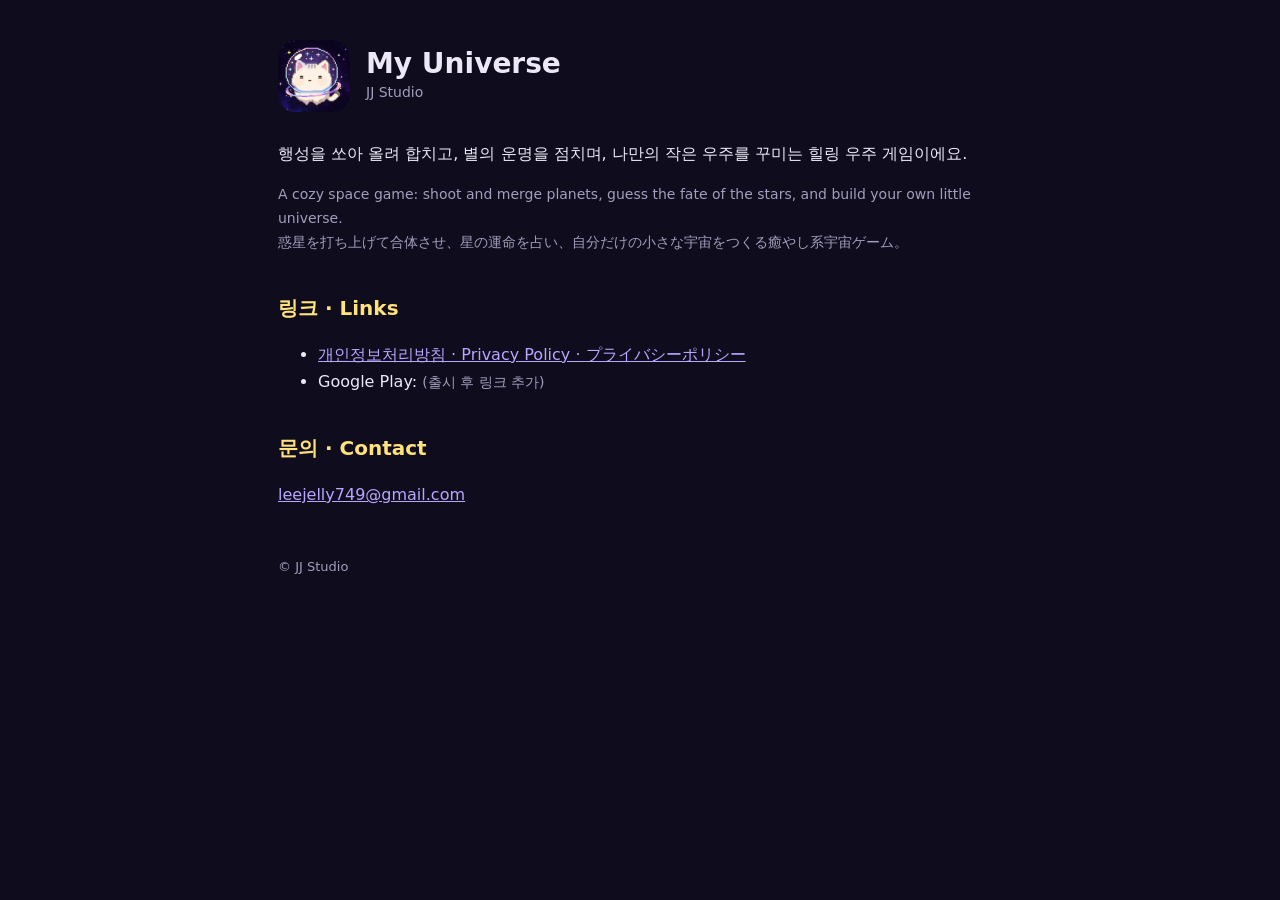
<file: index.html>
<!doctype html>
<html lang="ko">
<head>
<meta charset="utf-8">
<meta name="viewport" content="width=device-width,initial-scale=1">
<title>My Universe — JJ Studio</title>
<link rel="stylesheet" href="style.css">
</head>
<body>
<div class="wrap">
  <header>
    <img src="icon.png" alt="My Universe 아이콘">
    <div>
      <h1>My Universe</h1>
      <div class="muted">JJ Studio</div>
    </div>
  </header>

  <p>행성을 쏘아 올려 합치고, 별의 운명을 점치며, 나만의 작은 우주를 꾸미는 힐링 우주 게임이에요.</p>
  <p class="muted">A cozy space game: shoot and merge planets, guess the fate of the stars, and build your own little universe.<br>
  惑星を打ち上げて合体させ、星の運命を占い、自分だけの小さな宇宙をつくる癒やし系宇宙ゲーム。</p>

  <h2>링크 · Links</h2>
  <ul>
    <li><a href="privacy.html">개인정보처리방침 · Privacy Policy · プライバシーポリシー</a></li>
    <li>Google Play: <span class="muted">(출시 후 링크 추가)</span></li>
  </ul>

  <h2>문의 · Contact</h2>
  <p><a href="mailto:leejelly749@gmail.com">leejelly749@gmail.com</a></p>

  <footer>© JJ Studio</footer>
</div>
</body>
</html>
</file>
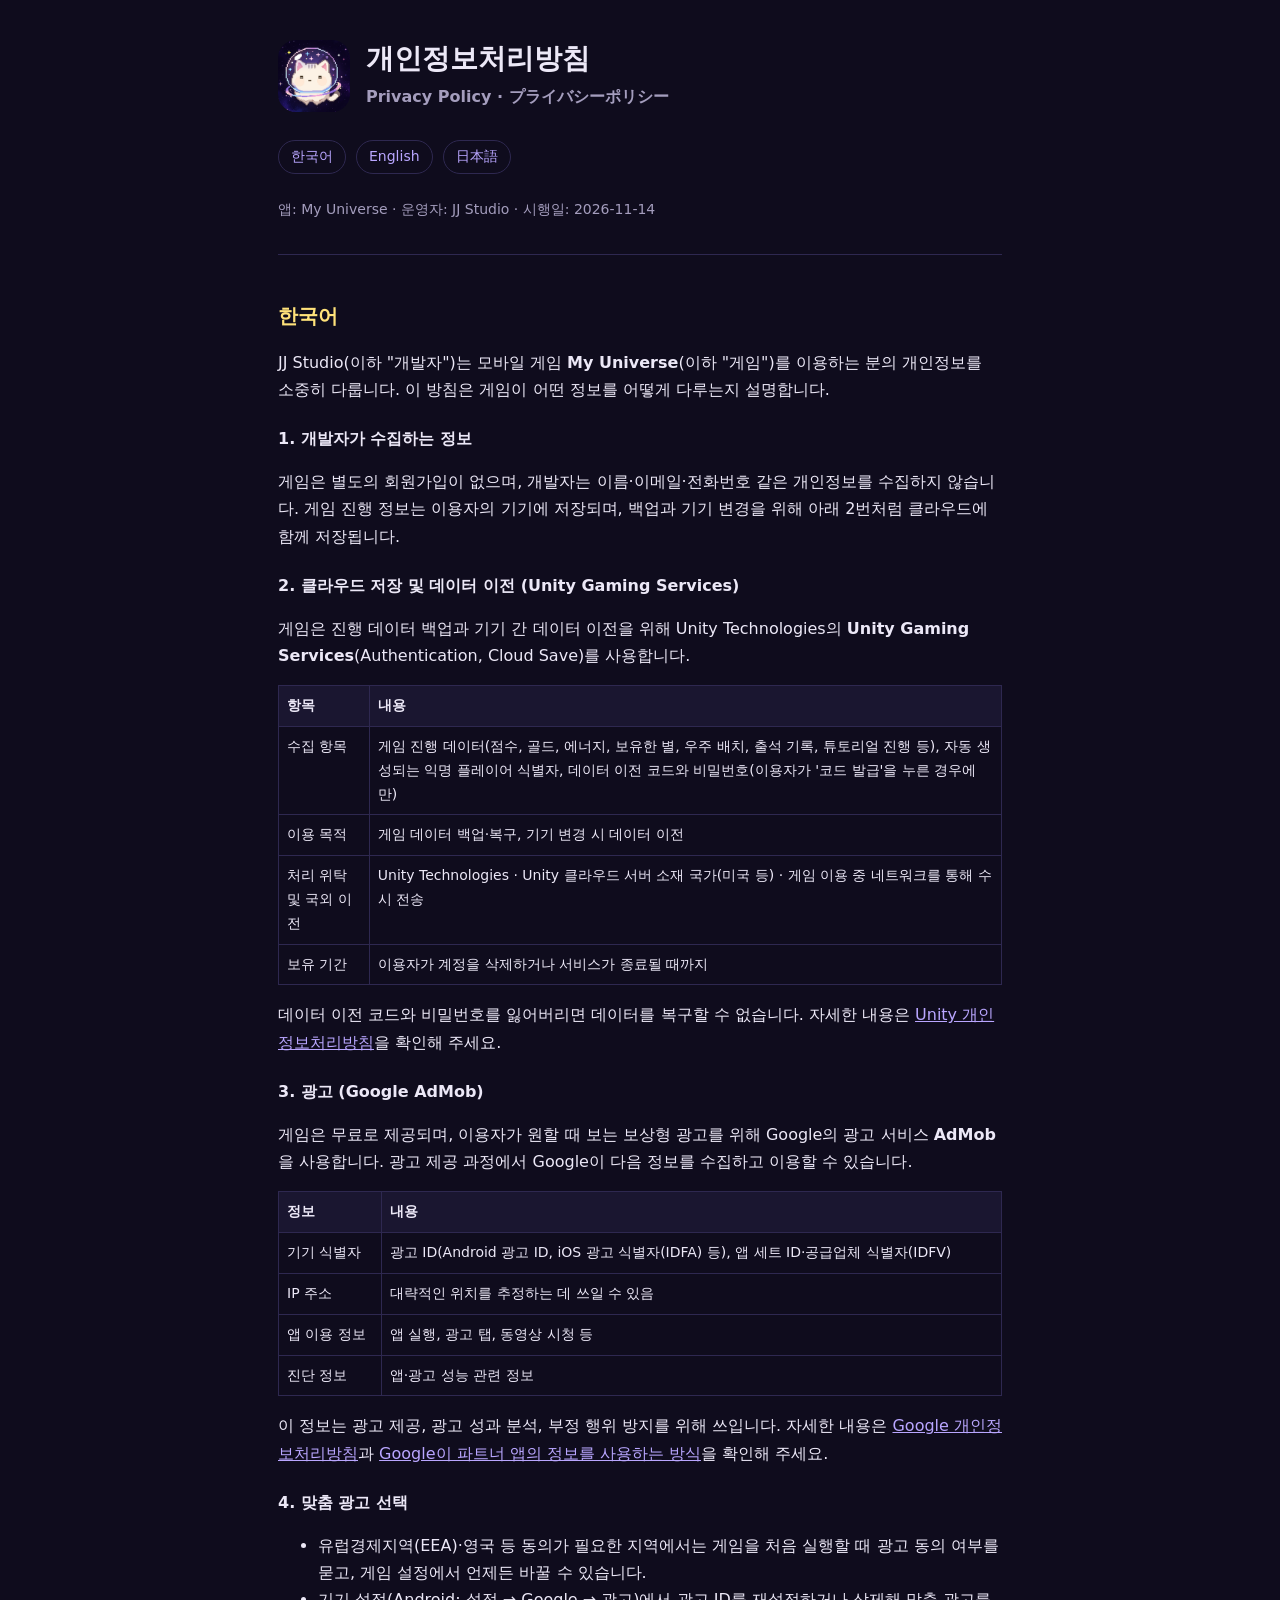
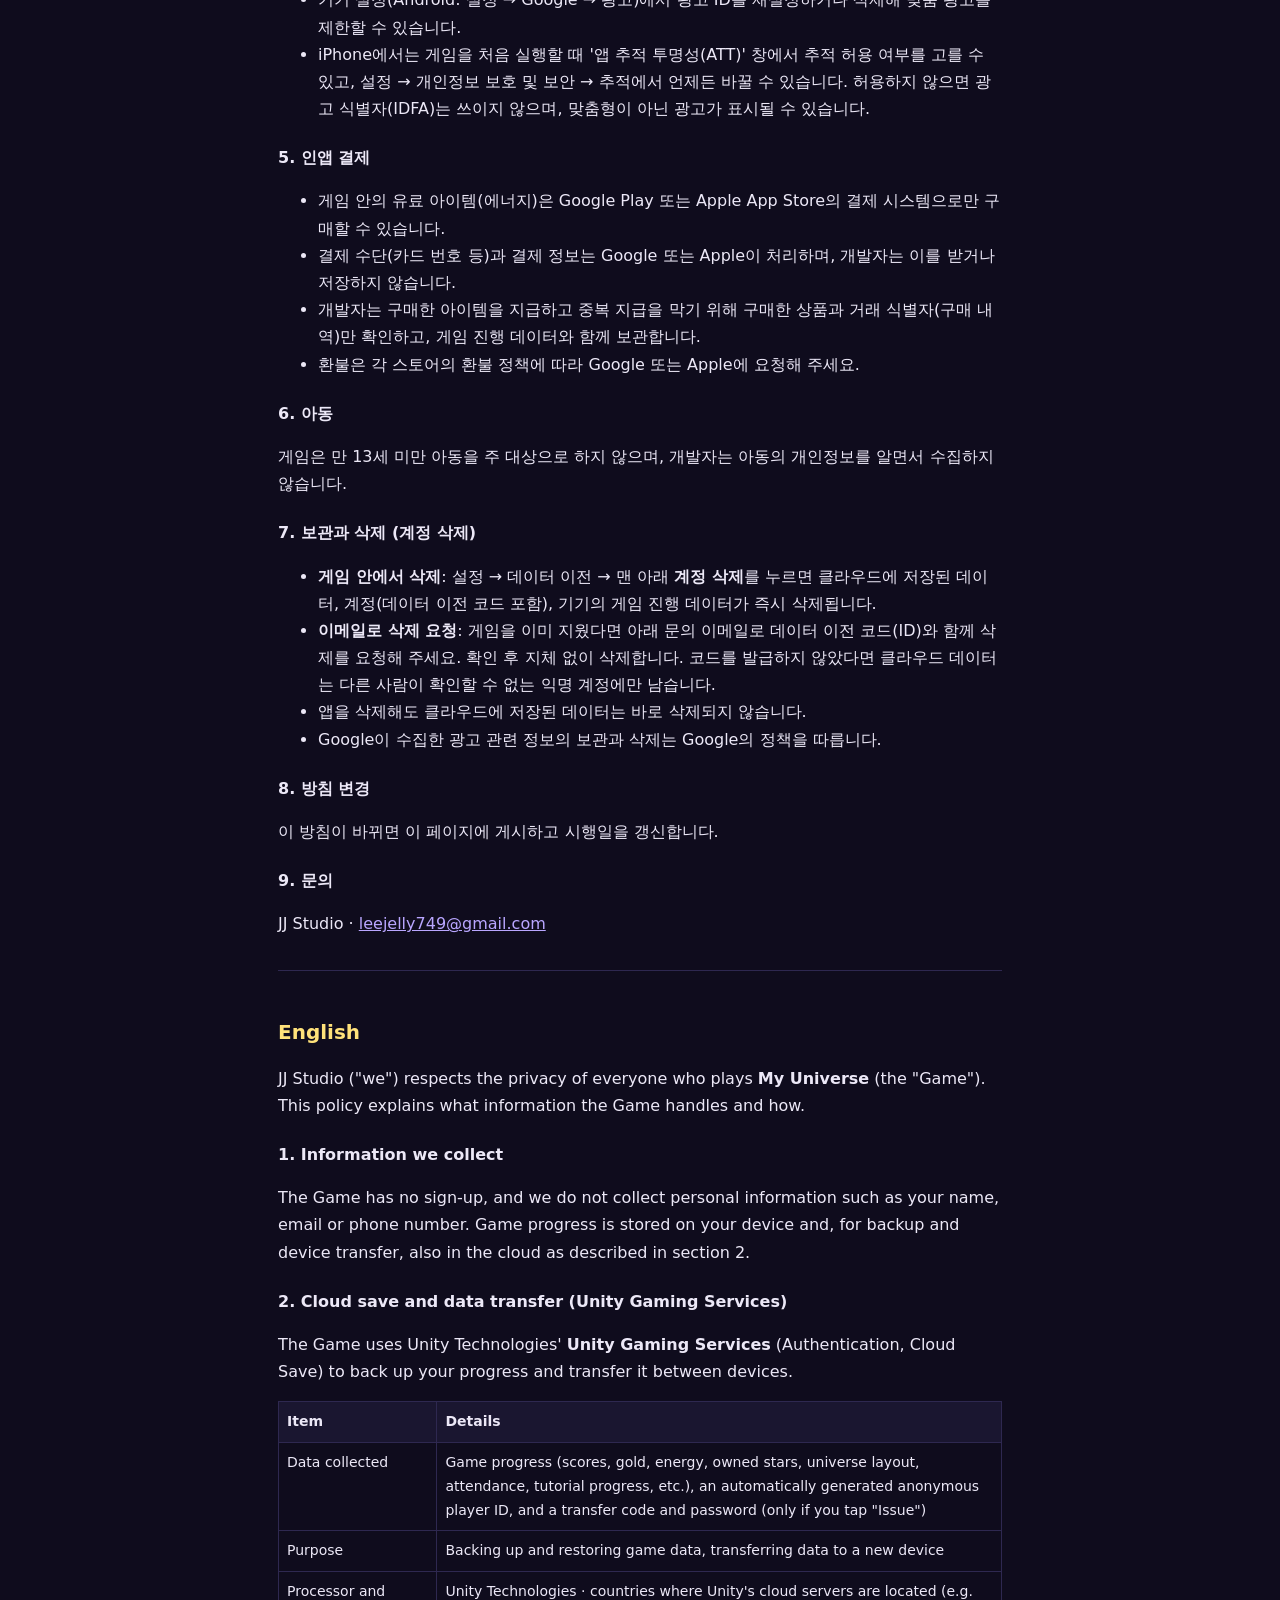
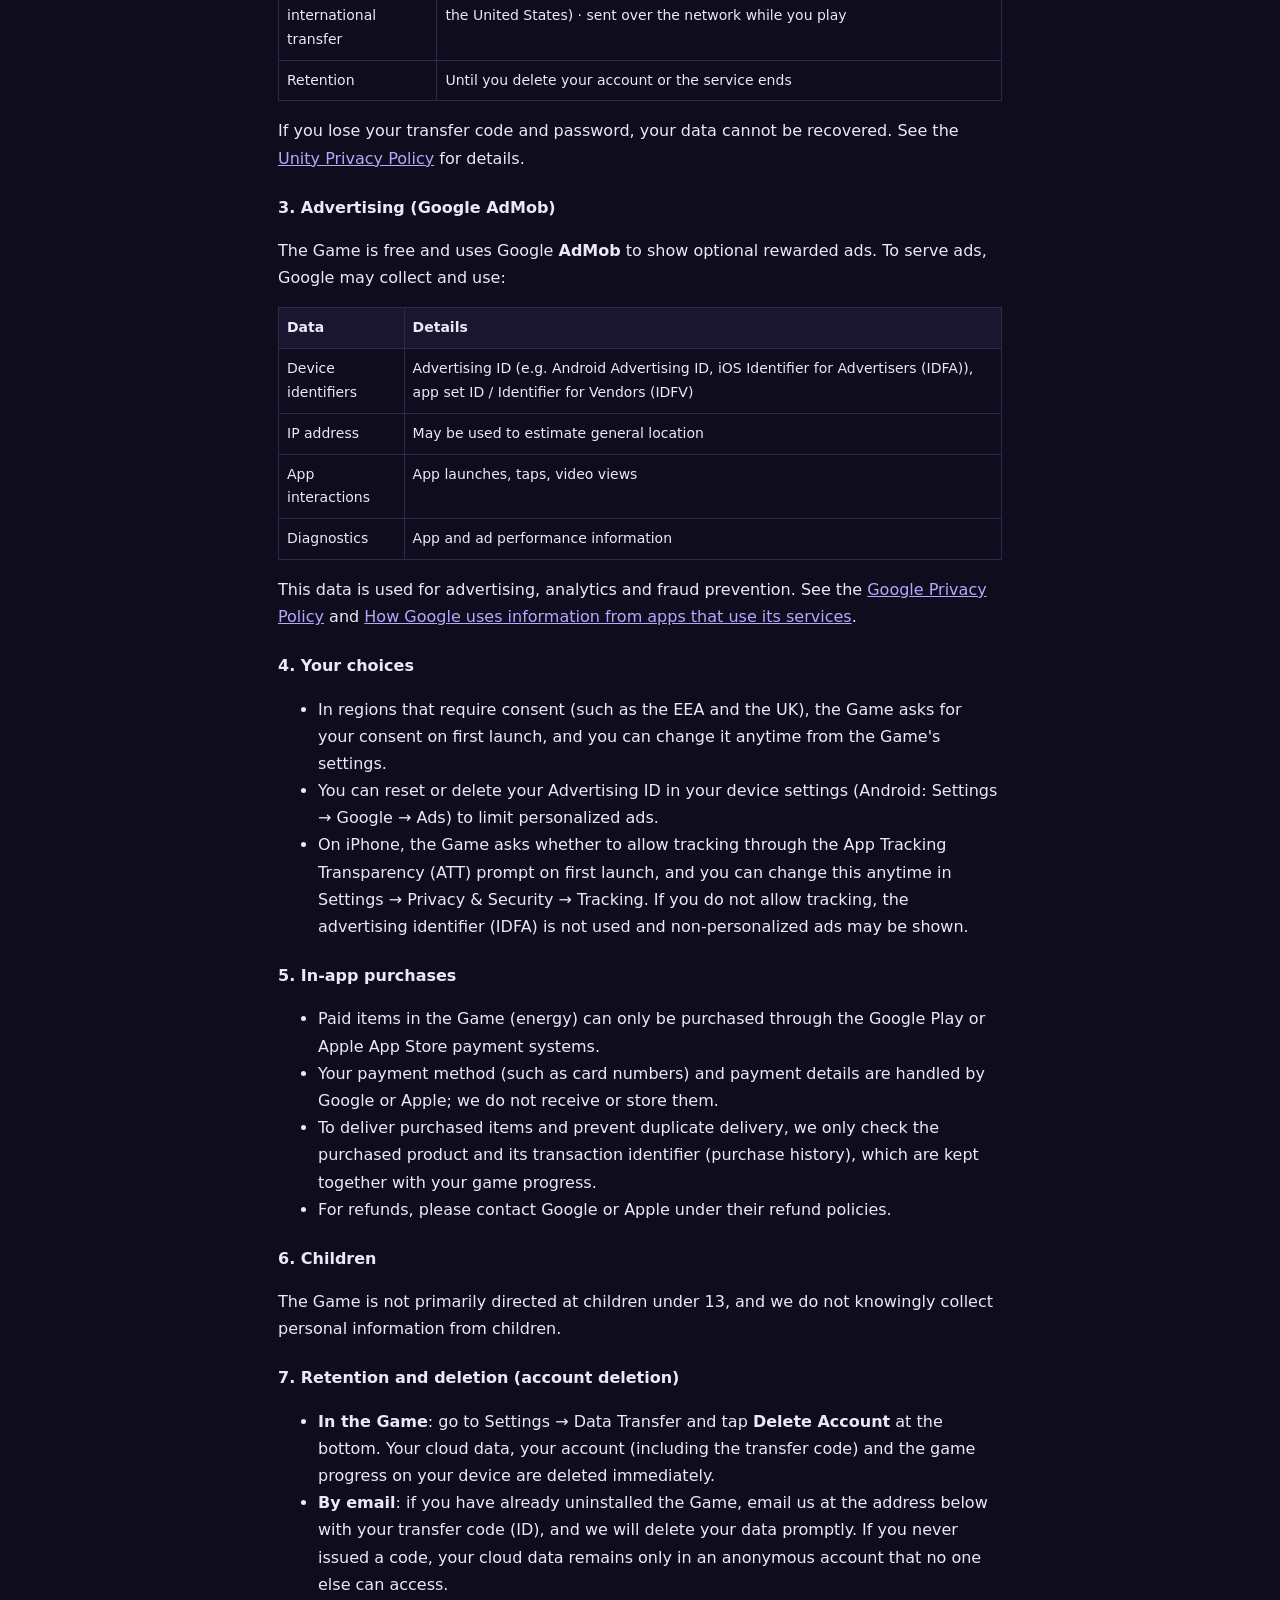
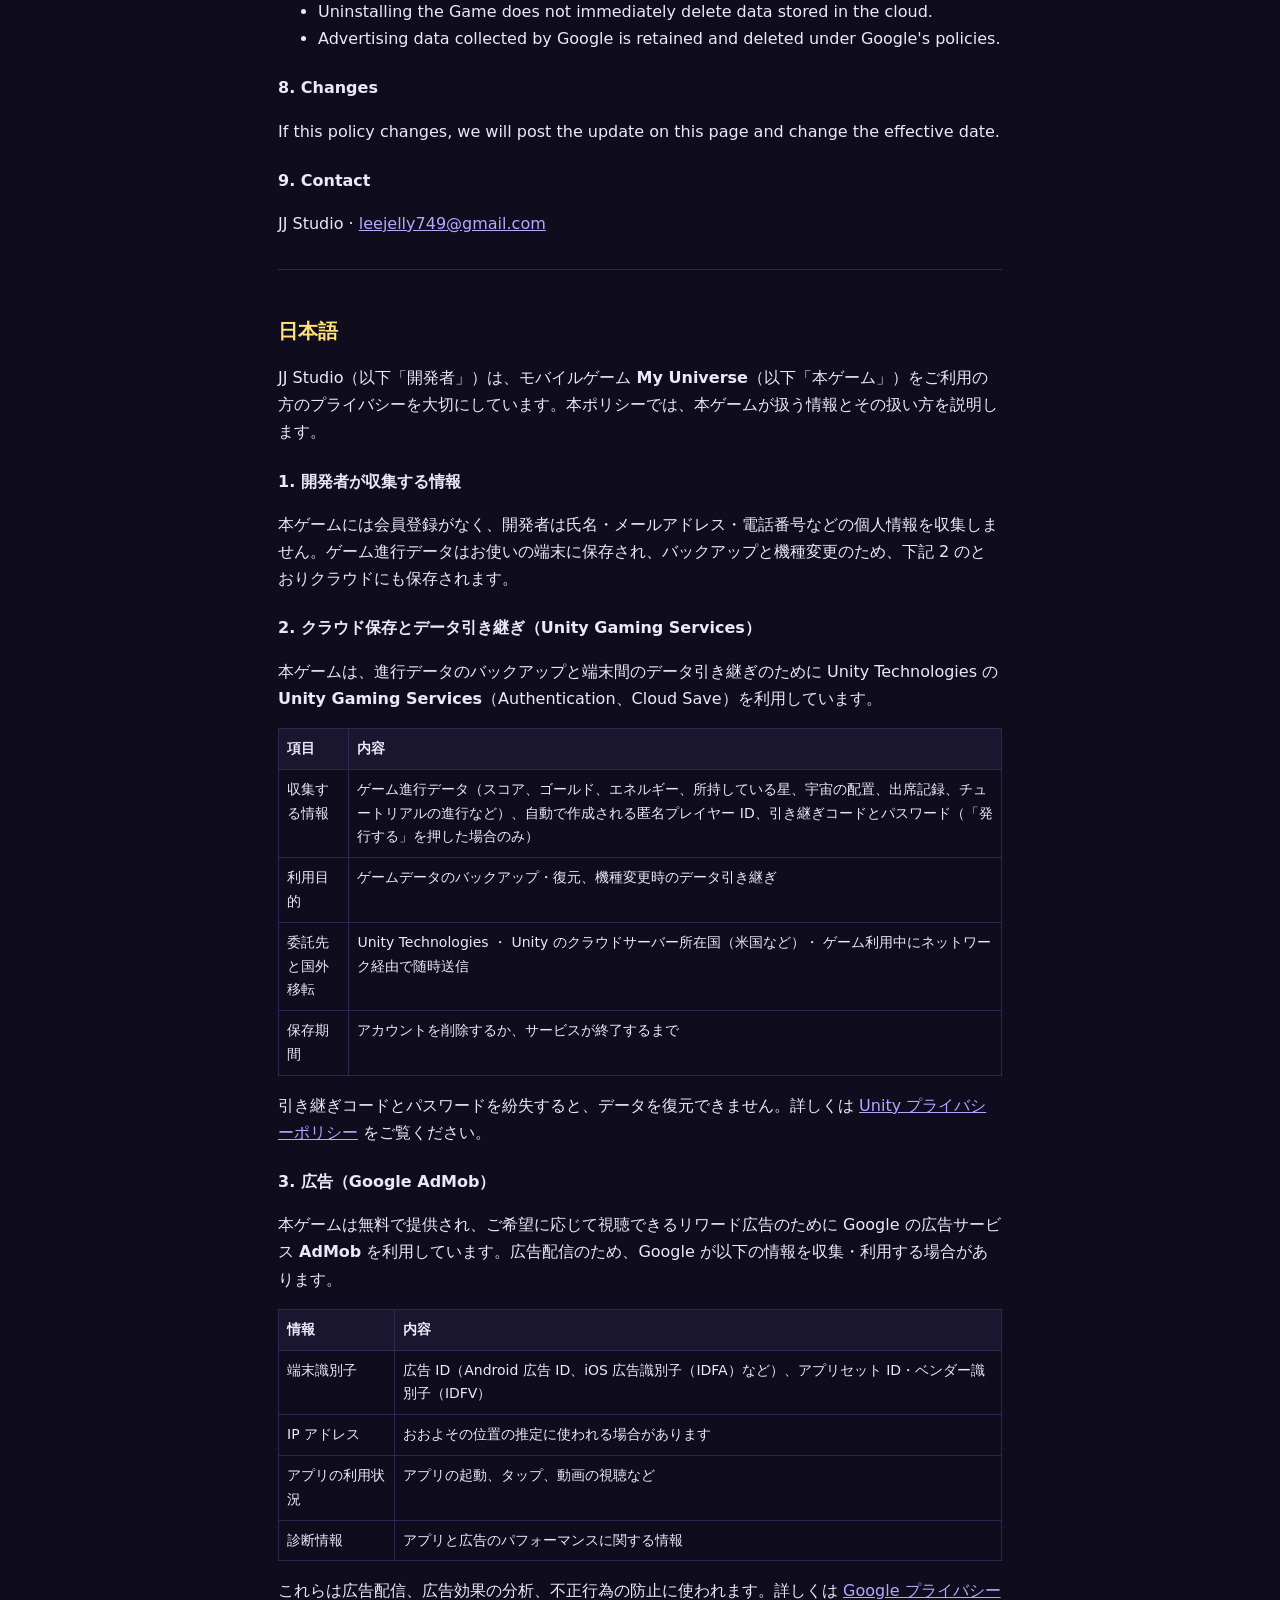
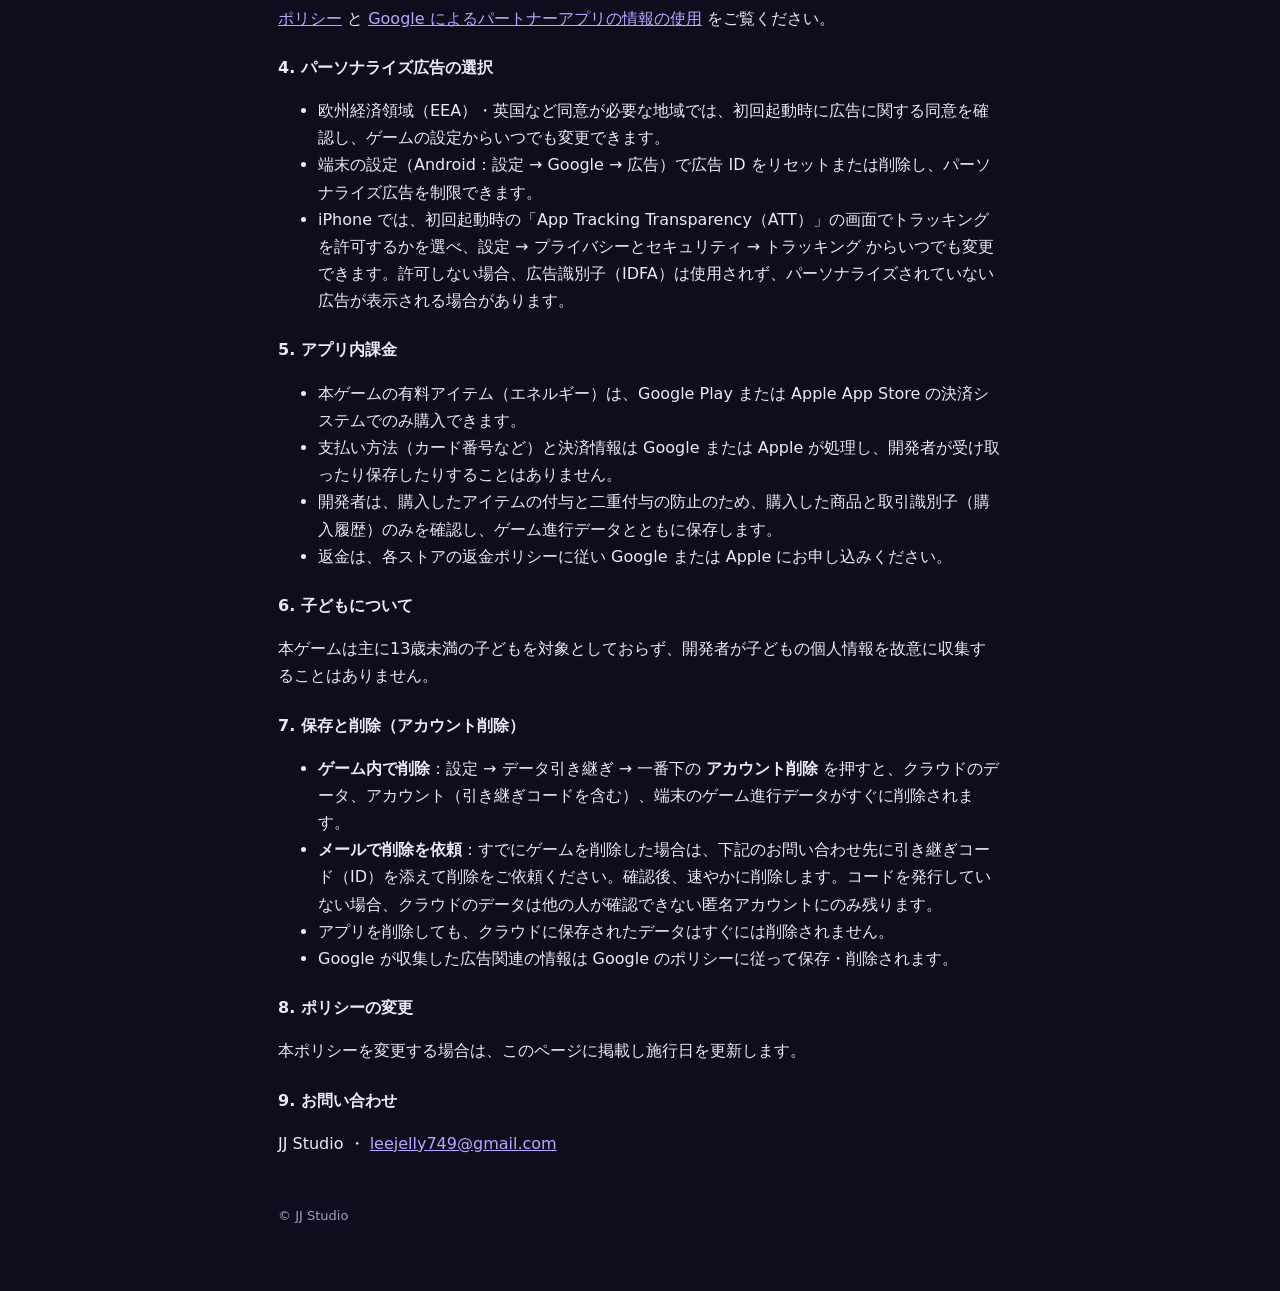
<file: privacy.html>
<!doctype html>
<html lang="ko">
<head>
<meta charset="utf-8">
<meta name="viewport" content="width=device-width,initial-scale=1">
<title>Privacy Policy — My Universe</title>
<link rel="stylesheet" href="style.css">
</head>
<body>
<div class="wrap">
  <header>
    <img src="icon.png" alt="">
    <div>
      <h1>개인정보처리방침<br><span class="muted" style="font-size:16px">Privacy Policy · プライバシーポリシー</span></h1>
    </div>
  </header>
  <nav class="lang"><a href="#ko">한국어</a><a href="#en">English</a><a href="#ja">日本語</a></nav>
  <p class="muted">앱: My Universe · 운영자: JJ Studio · 시행일: 2026-11-14</p>

  <!-- ===================================================== 한국어 -->
  <section class="lang" id="ko">
    <h2>한국어</h2>
    <p>JJ Studio(이하 "개발자")는 모바일 게임 <b>My Universe</b>(이하 "게임")를 이용하는 분의 개인정보를 소중히 다룹니다. 이 방침은 게임이 어떤 정보를 어떻게 다루는지 설명합니다.</p>

    <h3>1. 개발자가 수집하는 정보</h3>
    <p>게임은 별도의 회원가입이 없으며, 개발자는 이름·이메일·전화번호 같은 개인정보를 수집하지 않습니다. 게임 진행 정보는 이용자의 기기에 저장되며, 백업과 기기 변경을 위해 아래 2번처럼 클라우드에 함께 저장됩니다.</p>

    <h3>2. 클라우드 저장 및 데이터 이전 (Unity Gaming Services)</h3>
    <p>게임은 진행 데이터 백업과 기기 간 데이터 이전을 위해 Unity Technologies의 <b>Unity Gaming Services</b>(Authentication, Cloud Save)를 사용합니다.</p>
    <table>
      <tr><th>항목</th><th>내용</th></tr>
      <tr><td>수집 항목</td><td>게임 진행 데이터(점수, 골드, 에너지, 보유한 별, 우주 배치, 출석 기록, 튜토리얼 진행 등), 자동 생성되는 익명 플레이어 식별자, 데이터 이전 코드와 비밀번호(이용자가 '코드 발급'을 누른 경우에만)</td></tr>
      <tr><td>이용 목적</td><td>게임 데이터 백업·복구, 기기 변경 시 데이터 이전</td></tr>
      <tr><td>처리 위탁 및 국외 이전</td><td>Unity Technologies · Unity 클라우드 서버 소재 국가(미국 등) · 게임 이용 중 네트워크를 통해 수시 전송</td></tr>
      <tr><td>보유 기간</td><td>이용자가 계정을 삭제하거나 서비스가 종료될 때까지</td></tr>
    </table>
    <p>데이터 이전 코드와 비밀번호를 잃어버리면 데이터를 복구할 수 없습니다. 자세한 내용은 <a href="https://unity.com/legal/privacy-policy" target="_blank" rel="noopener">Unity 개인정보처리방침</a>을 확인해 주세요.</p>

    <h3>3. 광고 (Google AdMob)</h3>
    <p>게임은 무료로 제공되며, 이용자가 원할 때 보는 보상형 광고를 위해 Google의 광고 서비스 <b>AdMob</b>을 사용합니다. 광고 제공 과정에서 Google이 다음 정보를 수집하고 이용할 수 있습니다.</p>
    <table>
      <tr><th>정보</th><th>내용</th></tr>
      <tr><td>기기 식별자</td><td>광고 ID(Android 광고 ID, iOS 광고 식별자(IDFA) 등), 앱 세트 ID·공급업체 식별자(IDFV)</td></tr>
      <tr><td>IP 주소</td><td>대략적인 위치를 추정하는 데 쓰일 수 있음</td></tr>
      <tr><td>앱 이용 정보</td><td>앱 실행, 광고 탭, 동영상 시청 등</td></tr>
      <tr><td>진단 정보</td><td>앱·광고 성능 관련 정보</td></tr>
    </table>
    <p>이 정보는 광고 제공, 광고 성과 분석, 부정 행위 방지를 위해 쓰입니다. 자세한 내용은 <a href="https://policies.google.com/privacy" target="_blank" rel="noopener">Google 개인정보처리방침</a>과 <a href="https://policies.google.com/technologies/partner-sites" target="_blank" rel="noopener">Google이 파트너 앱의 정보를 사용하는 방식</a>을 확인해 주세요.</p>

    <h3>4. 맞춤 광고 선택</h3>
    <ul>
      <li>유럽경제지역(EEA)·영국 등 동의가 필요한 지역에서는 게임을 처음 실행할 때 광고 동의 여부를 묻고, 게임 설정에서 언제든 바꿀 수 있습니다.</li>
      <li>기기 설정(Android: 설정 → Google → 광고)에서 광고 ID를 재설정하거나 삭제해 맞춤 광고를 제한할 수 있습니다.</li>
      <li>iPhone에서는 게임을 처음 실행할 때 '앱 추적 투명성(ATT)' 창에서 추적 허용 여부를 고를 수 있고, 설정 → 개인정보 보호 및 보안 → 추적에서 언제든 바꿀 수 있습니다. 허용하지 않으면 광고 식별자(IDFA)는 쓰이지 않으며, 맞춤형이 아닌 광고가 표시될 수 있습니다.</li>
    </ul>

    <h3>5. 인앱 결제</h3>
    <ul>
      <li>게임 안의 유료 아이템(에너지)은 Google Play 또는 Apple App Store의 결제 시스템으로만 구매할 수 있습니다.</li>
      <li>결제 수단(카드 번호 등)과 결제 정보는 Google 또는 Apple이 처리하며, 개발자는 이를 받거나 저장하지 않습니다.</li>
      <li>개발자는 구매한 아이템을 지급하고 중복 지급을 막기 위해 구매한 상품과 거래 식별자(구매 내역)만 확인하고, 게임 진행 데이터와 함께 보관합니다.</li>
      <li>환불은 각 스토어의 환불 정책에 따라 Google 또는 Apple에 요청해 주세요.</li>
    </ul>

    <h3>6. 아동</h3>
    <p>게임은 만 13세 미만 아동을 주 대상으로 하지 않으며, 개발자는 아동의 개인정보를 알면서 수집하지 않습니다.</p>

    <h3 id="delete">7. 보관과 삭제 (계정 삭제)</h3>
    <ul>
      <li><b>게임 안에서 삭제</b>: 설정 → 데이터 이전 → 맨 아래 <b>계정 삭제</b>를 누르면 클라우드에 저장된 데이터, 계정(데이터 이전 코드 포함), 기기의 게임 진행 데이터가 즉시 삭제됩니다.</li>
      <li><b>이메일로 삭제 요청</b>: 게임을 이미 지웠다면 아래 문의 이메일로 데이터 이전 코드(ID)와 함께 삭제를 요청해 주세요. 확인 후 지체 없이 삭제합니다. 코드를 발급하지 않았다면 클라우드 데이터는 다른 사람이 확인할 수 없는 익명 계정에만 남습니다.</li>
      <li>앱을 삭제해도 클라우드에 저장된 데이터는 바로 삭제되지 않습니다.</li>
      <li>Google이 수집한 광고 관련 정보의 보관과 삭제는 Google의 정책을 따릅니다.</li>
    </ul>

    <h3>8. 방침 변경</h3>
    <p>이 방침이 바뀌면 이 페이지에 게시하고 시행일을 갱신합니다.</p>

    <h3>9. 문의</h3>
    <p>JJ Studio · <a href="mailto:leejelly749@gmail.com">leejelly749@gmail.com</a></p>
  </section>

  <!-- ===================================================== English -->
  <section class="lang" id="en">
    <h2>English</h2>
    <p>JJ Studio ("we") respects the privacy of everyone who plays <b>My Universe</b> (the "Game"). This policy explains what information the Game handles and how.</p>

    <h3>1. Information we collect</h3>
    <p>The Game has no sign-up, and we do not collect personal information such as your name, email or phone number. Game progress is stored on your device and, for backup and device transfer, also in the cloud as described in section 2.</p>

    <h3>2. Cloud save and data transfer (Unity Gaming Services)</h3>
    <p>The Game uses Unity Technologies' <b>Unity Gaming Services</b> (Authentication, Cloud Save) to back up your progress and transfer it between devices.</p>
    <table>
      <tr><th>Item</th><th>Details</th></tr>
      <tr><td>Data collected</td><td>Game progress (scores, gold, energy, owned stars, universe layout, attendance, tutorial progress, etc.), an automatically generated anonymous player ID, and a transfer code and password (only if you tap "Issue")</td></tr>
      <tr><td>Purpose</td><td>Backing up and restoring game data, transferring data to a new device</td></tr>
      <tr><td>Processor and international transfer</td><td>Unity Technologies · countries where Unity's cloud servers are located (e.g. the United States) · sent over the network while you play</td></tr>
      <tr><td>Retention</td><td>Until you delete your account or the service ends</td></tr>
    </table>
    <p>If you lose your transfer code and password, your data cannot be recovered. See the <a href="https://unity.com/legal/privacy-policy" target="_blank" rel="noopener">Unity Privacy Policy</a> for details.</p>

    <h3>3. Advertising (Google AdMob)</h3>
    <p>The Game is free and uses Google <b>AdMob</b> to show optional rewarded ads. To serve ads, Google may collect and use:</p>
    <table>
      <tr><th>Data</th><th>Details</th></tr>
      <tr><td>Device identifiers</td><td>Advertising ID (e.g. Android Advertising ID, iOS Identifier for Advertisers (IDFA)), app set ID / Identifier for Vendors (IDFV)</td></tr>
      <tr><td>IP address</td><td>May be used to estimate general location</td></tr>
      <tr><td>App interactions</td><td>App launches, taps, video views</td></tr>
      <tr><td>Diagnostics</td><td>App and ad performance information</td></tr>
    </table>
    <p>This data is used for advertising, analytics and fraud prevention. See the <a href="https://policies.google.com/privacy" target="_blank" rel="noopener">Google Privacy Policy</a> and <a href="https://policies.google.com/technologies/partner-sites" target="_blank" rel="noopener">How Google uses information from apps that use its services</a>.</p>

    <h3>4. Your choices</h3>
    <ul>
      <li>In regions that require consent (such as the EEA and the UK), the Game asks for your consent on first launch, and you can change it anytime from the Game's settings.</li>
      <li>You can reset or delete your Advertising ID in your device settings (Android: Settings → Google → Ads) to limit personalized ads.</li>
      <li>On iPhone, the Game asks whether to allow tracking through the App Tracking Transparency (ATT) prompt on first launch, and you can change this anytime in Settings → Privacy &amp; Security → Tracking. If you do not allow tracking, the advertising identifier (IDFA) is not used and non-personalized ads may be shown.</li>
    </ul>

    <h3>5. In-app purchases</h3>
    <ul>
      <li>Paid items in the Game (energy) can only be purchased through the Google Play or Apple App Store payment systems.</li>
      <li>Your payment method (such as card numbers) and payment details are handled by Google or Apple; we do not receive or store them.</li>
      <li>To deliver purchased items and prevent duplicate delivery, we only check the purchased product and its transaction identifier (purchase history), which are kept together with your game progress.</li>
      <li>For refunds, please contact Google or Apple under their refund policies.</li>
    </ul>

    <h3>6. Children</h3>
    <p>The Game is not primarily directed at children under 13, and we do not knowingly collect personal information from children.</p>

    <h3 id="delete-en">7. Retention and deletion (account deletion)</h3>
    <ul>
      <li><b>In the Game</b>: go to Settings → Data Transfer and tap <b>Delete Account</b> at the bottom. Your cloud data, your account (including the transfer code) and the game progress on your device are deleted immediately.</li>
      <li><b>By email</b>: if you have already uninstalled the Game, email us at the address below with your transfer code (ID), and we will delete your data promptly. If you never issued a code, your cloud data remains only in an anonymous account that no one else can access.</li>
      <li>Uninstalling the Game does not immediately delete data stored in the cloud.</li>
      <li>Advertising data collected by Google is retained and deleted under Google's policies.</li>
    </ul>

    <h3>8. Changes</h3>
    <p>If this policy changes, we will post the update on this page and change the effective date.</p>

    <h3>9. Contact</h3>
    <p>JJ Studio · <a href="mailto:leejelly749@gmail.com">leejelly749@gmail.com</a></p>
  </section>

  <!-- ===================================================== 日本語 -->
  <section class="lang" id="ja">
    <h2>日本語</h2>
    <p>JJ Studio（以下「開発者」）は、モバイルゲーム <b>My Universe</b>（以下「本ゲーム」）をご利用の方のプライバシーを大切にしています。本ポリシーでは、本ゲームが扱う情報とその扱い方を説明します。</p>

    <h3>1. 開発者が収集する情報</h3>
    <p>本ゲームには会員登録がなく、開発者は氏名・メールアドレス・電話番号などの個人情報を収集しません。ゲーム進行データはお使いの端末に保存され、バックアップと機種変更のため、下記 2 のとおりクラウドにも保存されます。</p>

    <h3>2. クラウド保存とデータ引き継ぎ（Unity Gaming Services）</h3>
    <p>本ゲームは、進行データのバックアップと端末間のデータ引き継ぎのために Unity Technologies の <b>Unity Gaming Services</b>（Authentication、Cloud Save）を利用しています。</p>
    <table>
      <tr><th>項目</th><th>内容</th></tr>
      <tr><td>収集する情報</td><td>ゲーム進行データ（スコア、ゴールド、エネルギー、所持している星、宇宙の配置、出席記録、チュートリアルの進行など）、自動で作成される匿名プレイヤー ID、引き継ぎコードとパスワード（「発行する」を押した場合のみ）</td></tr>
      <tr><td>利用目的</td><td>ゲームデータのバックアップ・復元、機種変更時のデータ引き継ぎ</td></tr>
      <tr><td>委託先と国外移転</td><td>Unity Technologies ・ Unity のクラウドサーバー所在国（米国など）・ ゲーム利用中にネットワーク経由で随時送信</td></tr>
      <tr><td>保存期間</td><td>アカウントを削除するか、サービスが終了するまで</td></tr>
    </table>
    <p>引き継ぎコードとパスワードを紛失すると、データを復元できません。詳しくは <a href="https://unity.com/legal/privacy-policy" target="_blank" rel="noopener">Unity プライバシーポリシー</a> をご覧ください。</p>

    <h3>3. 広告（Google AdMob）</h3>
    <p>本ゲームは無料で提供され、ご希望に応じて視聴できるリワード広告のために Google の広告サービス <b>AdMob</b> を利用しています。広告配信のため、Google が以下の情報を収集・利用する場合があります。</p>
    <table>
      <tr><th>情報</th><th>内容</th></tr>
      <tr><td>端末識別子</td><td>広告 ID（Android 広告 ID、iOS 広告識別子（IDFA）など）、アプリセット ID・ベンダー識別子（IDFV）</td></tr>
      <tr><td>IP アドレス</td><td>おおよその位置の推定に使われる場合があります</td></tr>
      <tr><td>アプリの利用状況</td><td>アプリの起動、タップ、動画の視聴など</td></tr>
      <tr><td>診断情報</td><td>アプリと広告のパフォーマンスに関する情報</td></tr>
    </table>
    <p>これらは広告配信、広告効果の分析、不正行為の防止に使われます。詳しくは <a href="https://policies.google.com/privacy" target="_blank" rel="noopener">Google プライバシーポリシー</a> と <a href="https://policies.google.com/technologies/partner-sites" target="_blank" rel="noopener">Google によるパートナーアプリの情報の使用</a> をご覧ください。</p>

    <h3>4. パーソナライズ広告の選択</h3>
    <ul>
      <li>欧州経済領域（EEA）・英国など同意が必要な地域では、初回起動時に広告に関する同意を確認し、ゲームの設定からいつでも変更できます。</li>
      <li>端末の設定（Android：設定 → Google → 広告）で広告 ID をリセットまたは削除し、パーソナライズ広告を制限できます。</li>
      <li>iPhone では、初回起動時の「App Tracking Transparency（ATT）」の画面でトラッキングを許可するかを選べ、設定 → プライバシーとセキュリティ → トラッキング からいつでも変更できます。許可しない場合、広告識別子（IDFA）は使用されず、パーソナライズされていない広告が表示される場合があります。</li>
    </ul>

    <h3>5. アプリ内課金</h3>
    <ul>
      <li>本ゲームの有料アイテム（エネルギー）は、Google Play または Apple App Store の決済システムでのみ購入できます。</li>
      <li>支払い方法（カード番号など）と決済情報は Google または Apple が処理し、開発者が受け取ったり保存したりすることはありません。</li>
      <li>開発者は、購入したアイテムの付与と二重付与の防止のため、購入した商品と取引識別子（購入履歴）のみを確認し、ゲーム進行データとともに保存します。</li>
      <li>返金は、各ストアの返金ポリシーに従い Google または Apple にお申し込みください。</li>
    </ul>

    <h3>6. 子どもについて</h3>
    <p>本ゲームは主に13歳未満の子どもを対象としておらず、開発者が子どもの個人情報を故意に収集することはありません。</p>

    <h3 id="delete-ja">7. 保存と削除（アカウント削除）</h3>
    <ul>
      <li><b>ゲーム内で削除</b>：設定 → データ引き継ぎ → 一番下の <b>アカウント削除</b> を押すと、クラウドのデータ、アカウント（引き継ぎコードを含む）、端末のゲーム進行データがすぐに削除されます。</li>
      <li><b>メールで削除を依頼</b>：すでにゲームを削除した場合は、下記のお問い合わせ先に引き継ぎコード（ID）を添えて削除をご依頼ください。確認後、速やかに削除します。コードを発行していない場合、クラウドのデータは他の人が確認できない匿名アカウントにのみ残ります。</li>
      <li>アプリを削除しても、クラウドに保存されたデータはすぐには削除されません。</li>
      <li>Google が収集した広告関連の情報は Google のポリシーに従って保存・削除されます。</li>
    </ul>

    <h3>8. ポリシーの変更</h3>
    <p>本ポリシーを変更する場合は、このページに掲載し施行日を更新します。</p>

    <h3>9. お問い合わせ</h3>
    <p>JJ Studio ・ <a href="mailto:leejelly749@gmail.com">leejelly749@gmail.com</a></p>
  </section>

  <footer>© JJ Studio</footer>
</div>
</body>
</html>
</file>
<file: style.css>
:root{--bg:#0f0c1d;--panel:#1a1630;--fg:#ece8f7;--muted:#a49dbd;--accent:#ffe27a;--line:#2e2850;--link:#b9a6ff}
*{box-sizing:border-box}
body{margin:0;background:var(--bg);color:var(--fg);font:16px/1.7 "Pretendard","Apple SD Gothic Neo","Noto Sans KR","Noto Sans JP",system-ui,sans-serif}
.wrap{max-width:760px;margin:0 auto;padding:40px max(18px,env(safe-area-inset-left)) 64px}
header{display:flex;align-items:center;gap:16px;margin-bottom:28px}
header img{width:72px;height:72px;border-radius:18px}
h1{font-size:28px;margin:0;line-height:1.2}
h2{font-size:20px;margin:36px 0 8px;color:var(--accent)}
h3{font-size:16px;margin:22px 0 4px}
p,li{color:var(--fg)}
.muted{color:var(--muted);font-size:14px}
a{color:var(--link)}
nav.lang{display:flex;gap:10px;flex-wrap:wrap;margin:8px 0 24px}
nav.lang a{padding:4px 12px;border:1px solid var(--line);border-radius:999px;text-decoration:none;font-size:14px}
section.lang{border-top:1px solid var(--line);padding-top:8px;margin-top:32px}
table{border-collapse:collapse;width:100%;font-size:14px}
td,th{border:1px solid var(--line);padding:8px;text-align:left;vertical-align:top}
th{background:var(--panel)}
.box{background:var(--panel);border:1px solid var(--line);border-radius:12px;padding:16px 18px}
footer{margin-top:48px;color:var(--muted);font-size:13px}
</file>
